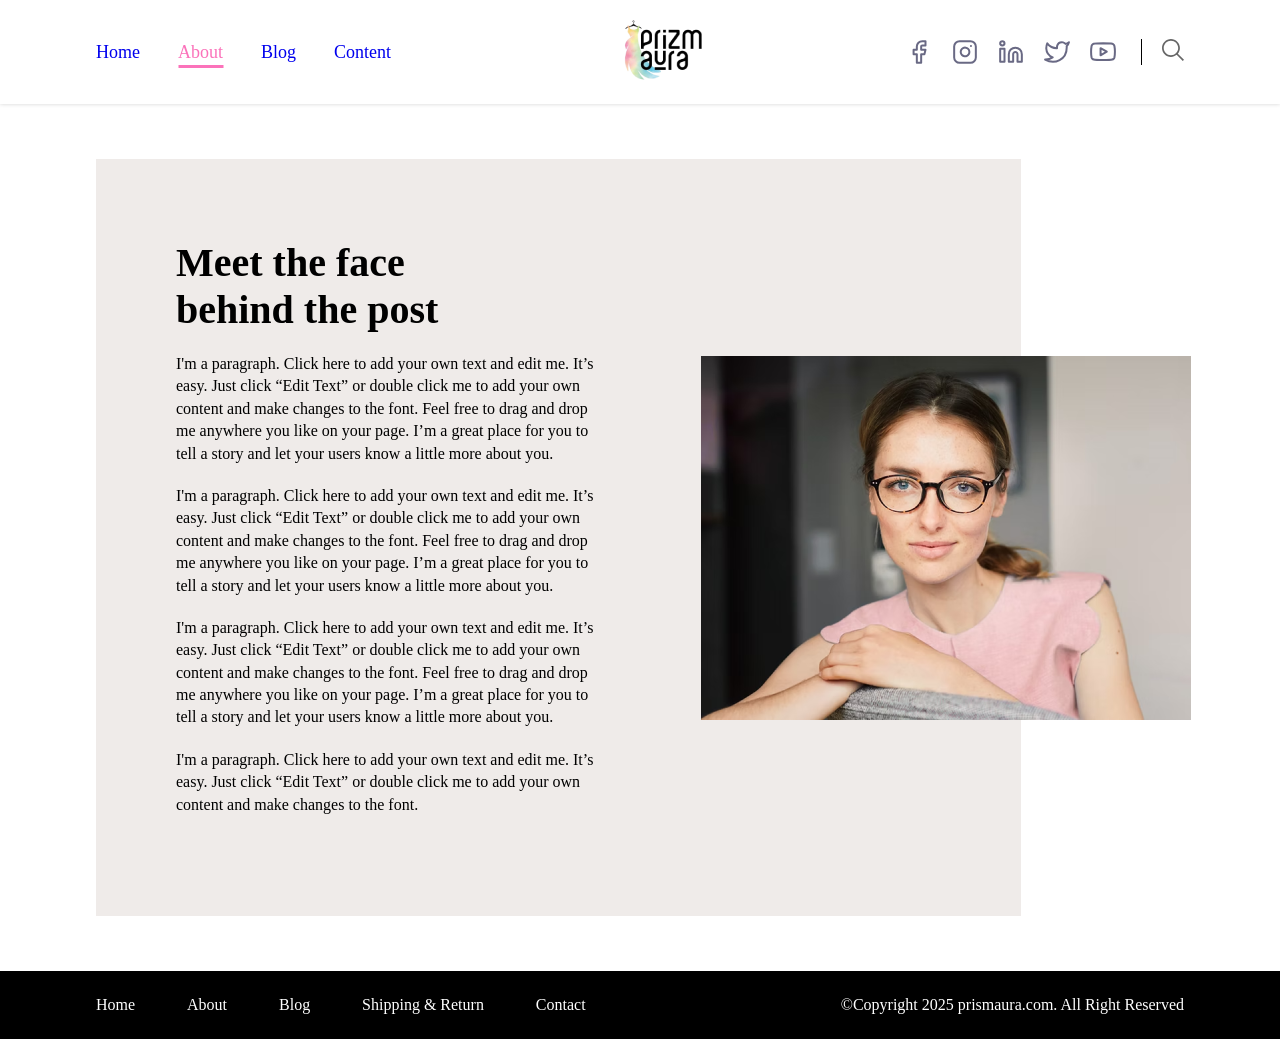
<file: about.html>
<!DOCTYPE html>
<html lang="en">
<head>
    <meta charset="UTF-8">
    <meta name="viewport" content="width=device-width, initial-scale=1.0">
    <title>About</title>
    <link rel="stylesheet" href="style.css">
    <link rel="stylesheet" href="responsive.css">
</head>
<body>

    <header>
        <div class="wrapper">
            <div class="navbar">
                <ul>
                    <li><a href="index.html">Home</a></li>
                    <li><a href="about.html" class="active">About</a></li>
                    <li><a href="blog.html">Blog</a></li>
                    <li><a href="contact.html">Content</a></li>
                </ul>
                <img src="./images/toggle.svg" alt="" class="toggle">
                <i class="fa-solid fa-x toggle-cross"></i>
            </div>
            <div class="logo">
                <a href="#"><img src="./images/logo.png" alt=""></a>
            </div>
            <div class="right-header">
                <div class="sociallinks">
                    <ul>
                        <li><a href="#" class="active">
                            <img src="./images/social-icons/facebook-gray.svg" alt="" class="facebook normal">
                            <img src="./images/social-icons/facebook-colored.png" alt="" class="facebook hover">
                        </a></li>
                        <li><a href="#">
                            <img src="./images/social-icons/instagram-gray.svg" alt="" class="instagram normal">
                             <img src="./images/social-icons/instagram-colored.png" alt="" class="instagram hover">
                        </a></li>
                        <li><a href="#">
                            <img src="./images/social-icons/linkedin-gray.svg" alt="" class="linkedin normal">
                             <img src="./images/social-icons/linkedin-colored.png" alt="" class="linkedin hover">
                        </a></li>
                        <li><a href="#">
                            <img src="./images/social-icons/twitter-gray.svg" alt="" class="twiter normal">
                             <img src="./images/social-icons/twitter-colored.png" alt="" class="twiter hover">
                        </a></li>
                        <li><a href="#">
                            <img src="./images/social-icons/youtube-gray.svg" alt="" class="youtube normal">
                             <img src="./images/social-icons/youtube-colored.png" alt="" class="youtube hover">
                        </a></li>
                    </ul>
                </div>
                <div class="search-bar">
                    <img src="./images/search.svg" alt="" class="search-icon">
                </div>
                 <div class="click-link">
                    <a href="#">Social <br> Link</a>
                    <i class="fa-solid fa-x toggle-cross"></i>
                </div>
            </div>
        </div>
    </header>
    <!-- header section end here -->
     <div class="about-section">
        <div class="wrapper">
            <div class="about-details">
                <div class="about-left">
                <h2>Meet the face <br>behind the post</h2>
                <p>I'm a paragraph. Click here to add your own text and edit me. It’s easy. Just click “Edit Text” or double click me to add your own content and make changes to the font. Feel free to drag and drop me anywhere you like on your page. I’m a great place for you to tell a story and let your users know a little more about you.</p>
                <p>I'm a paragraph. Click here to add your own text and edit me. It’s easy. Just click “Edit Text” or double click me to add your own content and make changes to the font. Feel free to drag and drop me anywhere you like on your page. I’m a great place for you to tell a story and let your users know a little more about you.</p>
                <p>I'm a paragraph. Click here to add your own text and edit me. It’s easy. Just click “Edit Text” or double click me to add your own content and make changes to the font. Feel free to drag and drop me anywhere you like on your page. I’m a great place for you to tell a story and let your users know a little more about you.</p>
                <p>I'm a paragraph. Click here to add your own text and edit me. It’s easy. Just click “Edit Text” or double click me to add your own content and make changes to the font.</p>
                </div>
            </div>
        </div>
     </div>
     <!-- about section end here -->
      <footer>
        <div class="wrapper">
            <ul>
                <li><a href="index.html">Home</a></li>
                <li><a href="about.html">About</a></li>
                <li><a href="blog.html">Blog</a></li>
                <li><a href="#">Shipping & Return</a></li>
                <li><a href="contact.html">Contact</a></li>
            </ul>
            <p>&copy;Copyright 2025 prismaura.com. All Right Reserved</p>
        </div>
    </footer>
    <!-- footer section end here -->



    <script src="script.js"></script>


</body>
</html>
</file>
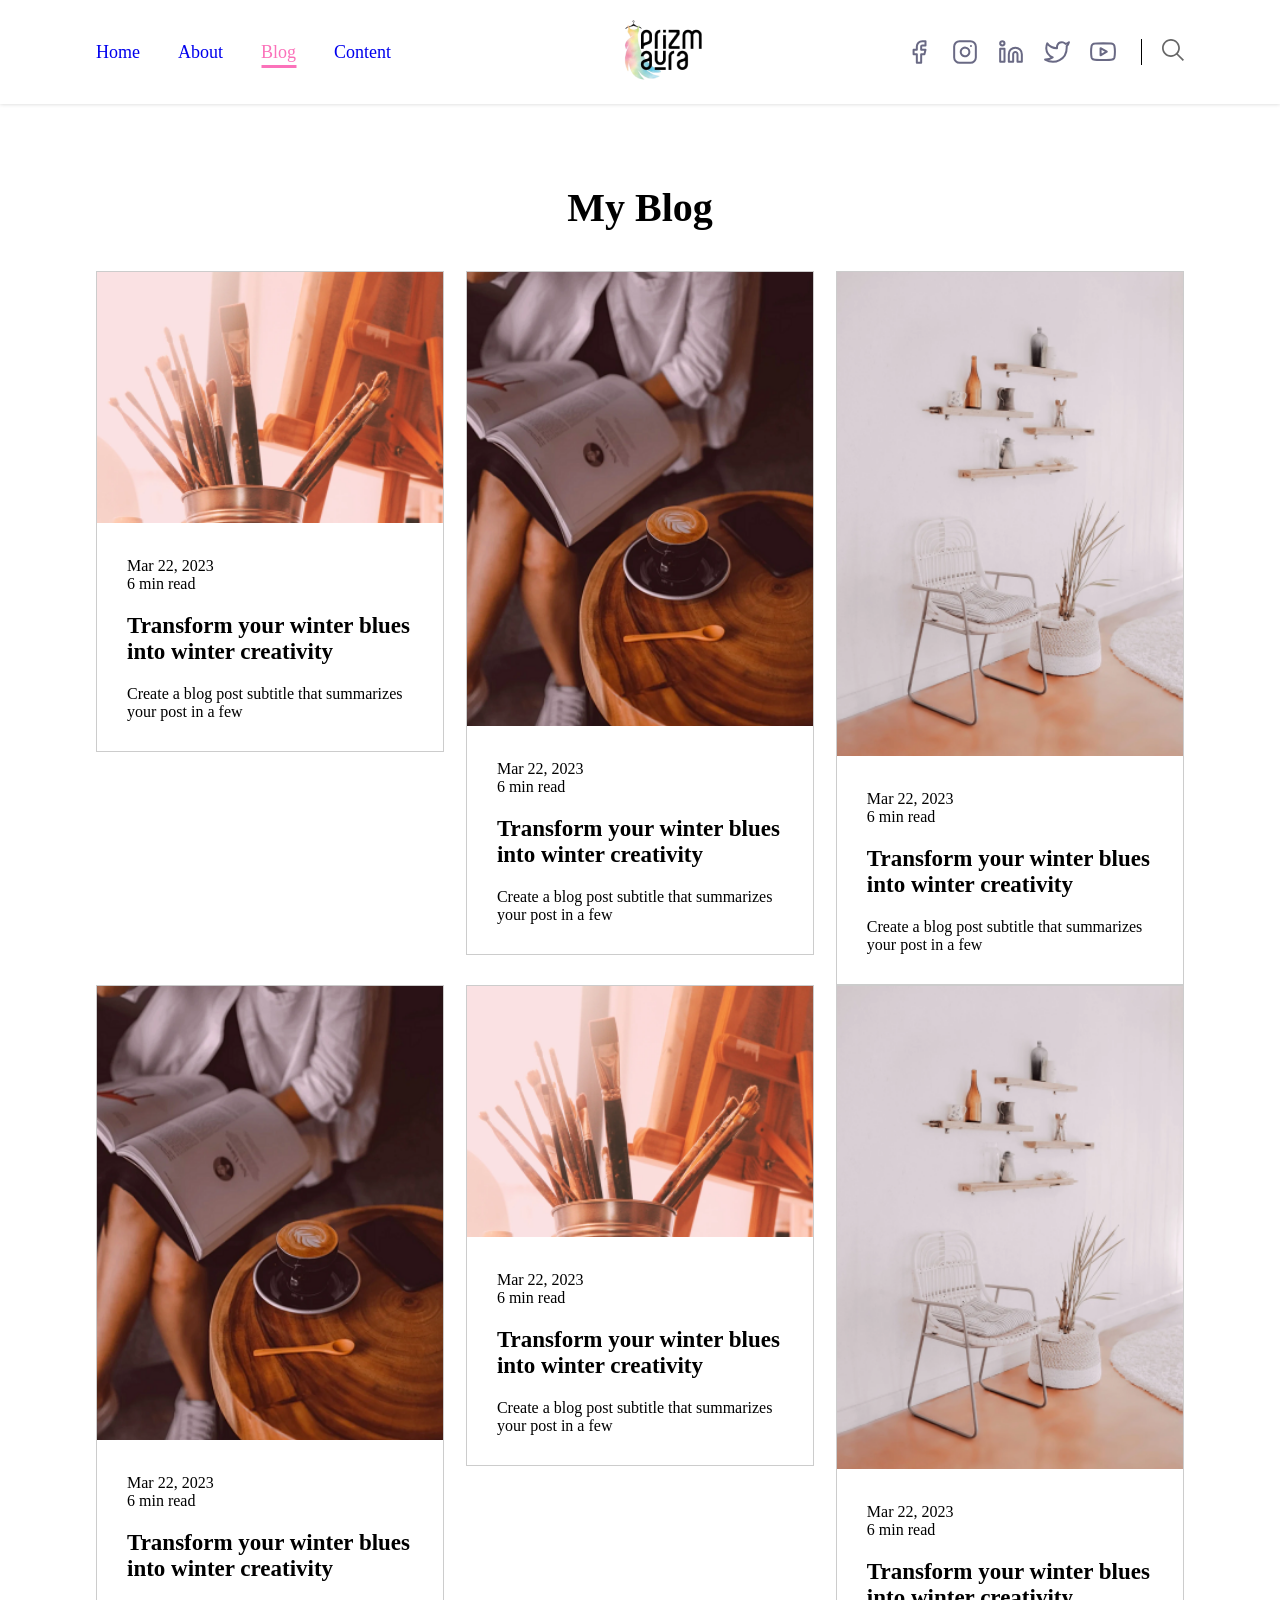
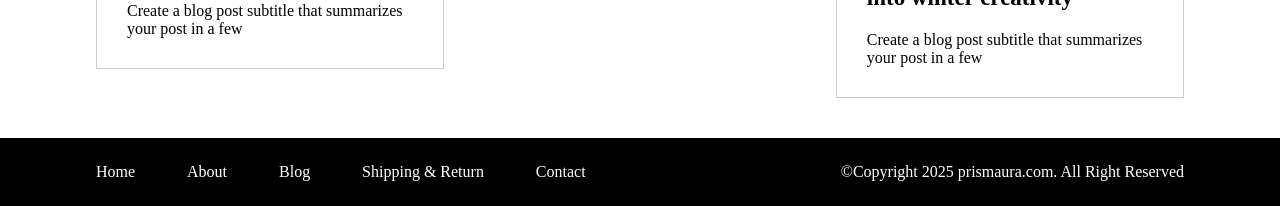
<file: blog.html>
<!DOCTYPE html>
<html lang="en">
<head>
    <meta charset="UTF-8">
    <meta name="viewport" content="width=device-width, initial-scale=1.0">
    <title>blog</title>
    <link rel="stylesheet" href="style.css">
    <link rel="stylesheet" href="responsive.css">
</head>
<body>

    <header>
        <div class="wrapper">
            <div class="navbar">
                <ul>
                    <li><a href="index.html">Home</a></li>
                    <li><a href="about.html">About</a></li>
                    <li><a href="blog.html" class="active">Blog</a></li>
                    <li><a href="contact.html">Content</a></li>
                </ul>
                <img src="./images/toggle.svg" alt="" class="toggle">
                <i class="fa-solid fa-x toggle-cross"></i>
            </div>
            <div class="logo">
                <a href="#"><img src="./images/logo.png" alt=""></a>
            </div>
            <div class="right-header">
                <div class="sociallinks">
                    <ul>
                        <li><a href="#" class="active">
                            <img src="./images/social-icons/facebook-gray.svg" alt="" class="facebook normal">
                            <img src="./images/social-icons/facebook-colored.png" alt="" class="facebook hover">
                        </a></li>
                        <li><a href="#">
                            <img src="./images/social-icons/instagram-gray.svg" alt="" class="instagram normal">
                             <img src="./images/social-icons/instagram-colored.png" alt="" class="instagram hover">
                        </a></li>
                        <li><a href="#">
                            <img src="./images/social-icons/linkedin-gray.svg" alt="" class="linkedin normal">
                             <img src="./images/social-icons/linkedin-colored.png" alt="" class="linkedin hover">
                        </a></li>
                        <li><a href="#">
                            <img src="./images/social-icons/twitter-gray.svg" alt="" class="twiter normal">
                             <img src="./images/social-icons/twitter-colored.png" alt="" class="twiter hover">
                        </a></li>
                        <li><a href="#">
                            <img src="./images/social-icons/youtube-gray.svg" alt="" class="youtube normal">
                             <img src="./images/social-icons/youtube-colored.png" alt="" class="youtube hover">
                        </a></li>
                    </ul>
                </div>
                <div class="search-bar">
                    <img src="./images/search.svg" alt="" class="search-icon">
                </div>
                 <div class="click-link">
                    <a href="#">Social <br> Link</a>
                    <i class="fa-solid fa-x toggle-cross"></i>
                </div>
            </div>
        </div>
    </header>
    <!-- header section end here -->
     <div class="blog-section">
        <div class="wrapper">
            <h2>My Blog</h2>
            <div class="blog-list">
                <div class="blog-box">
                    <img src="./images/blog/blog2.png" alt="">
                    <div class="blog-info">
                        <span>Mar 22, 2023</span><br>
                        <span>6 min read</span>
                        <h3>Transform your winter blues into winter creativity</h3>
                        <p>Create a blog post subtitle that summarizes your post in a few</p>
                    </div>
                </div>
                <div class="blog-box">
                    <img src="./images/blog/blog1.png" alt="">
                    <div class="blog-info">
                        <span>Mar 22, 2023</span><br>
                        <span>6 min read</span>
                        <h3>Transform your winter blues into winter creativity</h3>
                        <p>Create a blog post subtitle that summarizes your post in a few</p>
                    </div>
                </div>
                <div class="blog-box">
                    <img src="./images/blog/blog3.png" alt="">
                    <div class="blog-info">
                        <span>Mar 22, 2023</span><br>
                        <span>6 min read</span>
                        <h3>Transform your winter blues into winter creativity</h3>
                        <p>Create a blog post subtitle that summarizes your post in a few</p>
                    </div>
                </div>
                <div class="blog-box">
                    <img src="./images/blog/blog1.png" alt="">
                    <div class="blog-info">
                        <span>Mar 22, 2023</span><br>
                        <span>6 min read</span>
                        <h3>Transform your winter blues into winter creativity</h3>
                        <p>Create a blog post subtitle that summarizes your post in a few</p>
                    </div>
                </div>
                <div class="blog-box">
                    <img src="./images/blog/blog2.png" alt="">
                    <div class="blog-info">
                        <span>Mar 22, 2023</span><br>
                        <span>6 min read</span>
                        <h3>Transform your winter blues into winter creativity</h3>
                        <p>Create a blog post subtitle that summarizes your post in a few</p>
                    </div>
                </div>
                <div class="blog-box">
                    <img src="./images/blog/blog3.png" alt="">
                    <div class="blog-info">
                        <span>Mar 22, 2023</span><br>
                        <span>6 min read</span>
                        <h3>Transform your winter blues into winter creativity</h3>
                        <p>Create a blog post subtitle that summarizes your post in a few</p>
                    </div>
                </div>
            </div>
        </div>
     </div>
     <!-- about section end here -->
      <footer>
        <div class="wrapper">
            <ul>
                <li><a href="index.html">Home</a></li>
                <li><a href="about.html">About</a></li>
                <li><a href="blog.html">Blog</a></li>
                <li><a href="#">Shipping & Return</a></li>
                <li><a href="contact.html">Contact</a></li>
            </ul>
            <p>&copy;Copyright 2025 prismaura.com. All Right Reserved</p>
        </div>
    </footer>
    <!-- footer section end here -->



    <script src="script.js"></script>


</body>
</html>
</file>
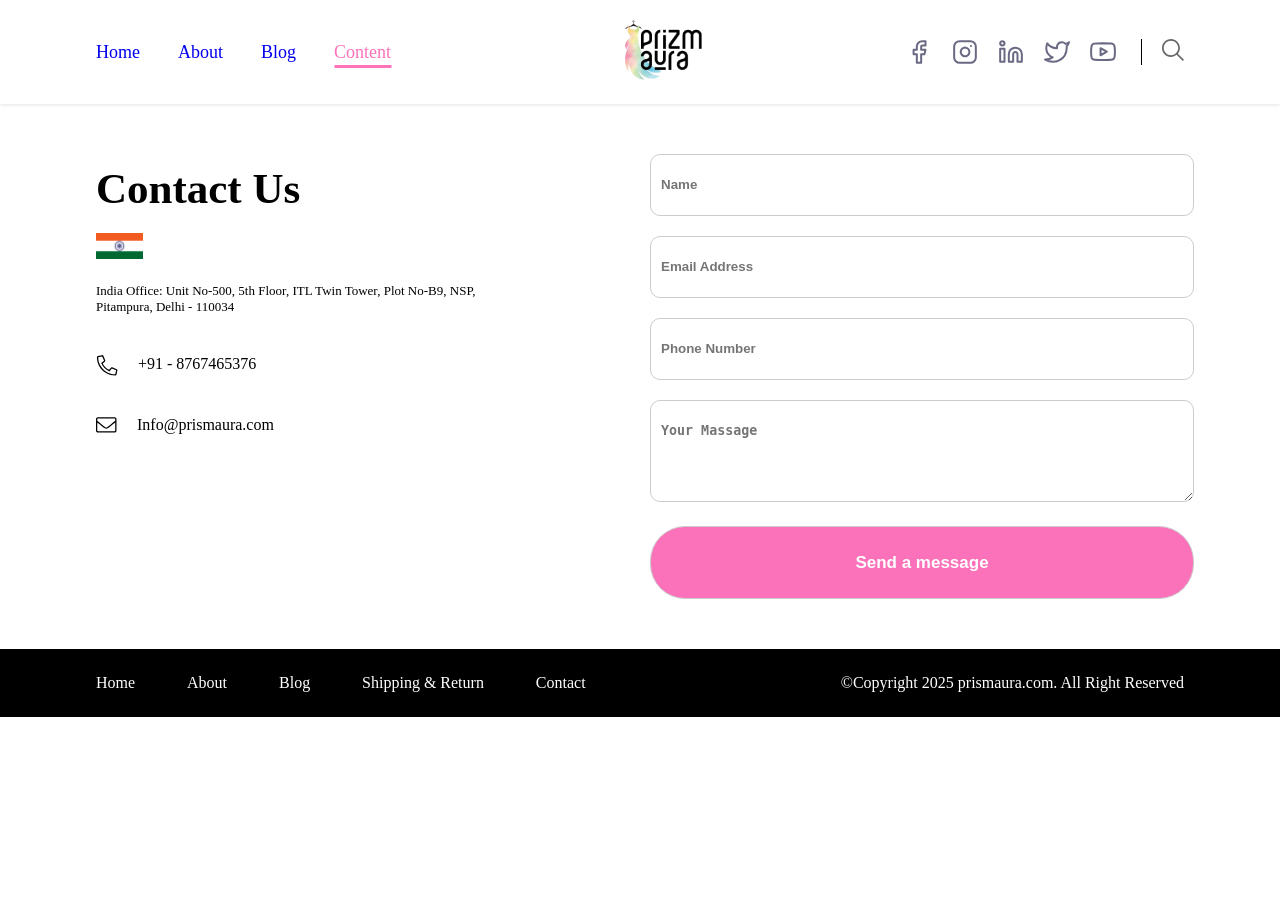
<file: contact.html>
<!DOCTYPE html>
<html lang="en">
<head>
    <meta charset="UTF-8">
    <meta name="viewport" content="width=device-width, initial-scale=1.0">
    <title>Contact</title>
    <link rel="stylesheet" href="style.css">
    <link rel="stylesheet" href="responsive.css">
</head>
<body>

    <header>
        <div class="wrapper">
            <div class="navbar">
                <ul>
                    <li><a href="index.html">Home</a></li>
                    <li><a href="about.html">About</a></li>
                    <li><a href="blog.html">Blog</a></li>
                    <li><a href="contact.html" class="active">Content</a></li>
                </ul>
                <img src="./images/toggle.svg" alt="" class="toggle">
                <i class="fa-solid fa-x toggle-cross"></i>
            </div>
            <div class="logo">
                <a href="#"><img src="./images/logo.png" alt=""></a>
            </div>
            <div class="right-header">
                <div class="sociallinks">
                    <ul>
                        <li><a href="#" class="active">
                            <img src="./images/social-icons/facebook-gray.svg" alt="" class="facebook normal">
                            <img src="./images/social-icons/facebook-colored.png" alt="" class="facebook hover">
                        </a></li>
                        <li><a href="#">
                            <img src="./images/social-icons/instagram-gray.svg" alt="" class="instagram normal">
                             <img src="./images/social-icons/instagram-colored.png" alt="" class="instagram hover">
                        </a></li>
                        <li><a href="#">
                            <img src="./images/social-icons/linkedin-gray.svg" alt="" class="linkedin normal">
                             <img src="./images/social-icons/linkedin-colored.png" alt="" class="linkedin hover">
                        </a></li>
                        <li><a href="#">
                            <img src="./images/social-icons/twitter-gray.svg" alt="" class="twiter normal">
                             <img src="./images/social-icons/twitter-colored.png" alt="" class="twiter hover">
                        </a></li>
                        <li><a href="#">
                            <img src="./images/social-icons/youtube-gray.svg" alt="" class="youtube normal">
                             <img src="./images/social-icons/youtube-colored.png" alt="" class="youtube hover">
                        </a></li>
                    </ul>
                </div>
                <div class="search-bar">
                    <img src="./images/search.svg" alt="" class="search-icon">
                </div>
                 <div class="click-link">
                    <a href="#">Social <br> Link</a>
                    <i class="fa-solid fa-x toggle-cross"></i>
                </div>
            </div>
        </div>
    </header>
    <!-- header section end here -->
            <div class="contact-section">
                <div class="wrapper">
                    <div class="contact-info">
                        <div class="left-contact">
                            <h2>Contact Us</h2>
                            <img src="./images/india.svg" alt="">
                            <p>India Office: Unit No-500, 5th Floor, ITL Twin Tower, Plot No-B9, NSP, Pitampura, Delhi - 110034</p>
                            <span class="phone"><img src="./images/phone.svg" alt=""> +91 - 8767465376</span><br>
                            <span class="email-info"><img src="./images/mail.svg" alt=""> Info@prismaura.com</span>
                        </div>
                        <div class="right-contact">
                            <form>
                                <div class="form">
                                    <input type="text" name="" value="" placeholder="Name" class="fullname">
                                    <input type="email" name="" value="" placeholder="Email Address" class="sendemail">
                                    <input type="number" name="" value="" placeholder="Phone Number" class="number">
                                    <textarea name="text" placeholder="Your Massage"></textarea>
                                    <input type="submit" name="" value="Send a message" class="sendbtn">
                                </div>
                            </form>
                        </div>
                    </div>
                </div>
            </div>

     
     <!-- about section end here -->
      <footer>
        <div class="wrapper">
            <ul>
                <li><a href="index.html">Home</a></li>
                <li><a href="about.html">About</a></li>
                <li><a href="blog.html">Blog</a></li>
                <li><a href="#">Shipping & Return</a></li>
                <li><a href="contact.html">Contact</a></li>
            </ul>
            <p>&copy;Copyright 2025 prismaura.com. All Right Reserved</p>
        </div>
    </footer>
    <!-- footer section end here -->



    <script src="script.js"></script>


</body>
</html>
</file>
<file: style.css>
*{
    margin: 0;
    padding: 0;
    box-sizing: border-box;
}
ul,li{
    list-style: none;
}
a{
    text-decoration: none;
}
.wrapper{
    max-width: 85%;
    margin: 0 auto;
}

.toggle{
    display: none;
}
.click-link{
    display: none;
}
header .toggle-cross{
    font-size: 27px;
    display: none;
}
header{
    position: sticky;
    padding: 20px 0;
    top: 0;
    box-shadow: 0 0 4px rgba(0, 0, 0, .18);
    z-index: 2;
    background-color: white;
}
header .wrapper{
    display: flex;
    justify-content: space-between;
    align-items: center;
}
header .navbar ul{
    display: flex;
}
header .navbar ul li{
    margin-right: 38px;
    font-size: 18px;
    transition: 0.3s;
}
.navbar ul li a:hover{
    color: #fb72ba;
}
.navbar ul li a::after{
    content: "";
    position: absolute;
    left: 50%;
    bottom: -5px;
    transform:translateX(-50%);
    width: 0;
    height: 3px;
    background-color: #fb72ba;
    transition: 0.3s;
}
.navbar ul li{
    position: relative;
}
.navbar ul li a:hover::after{
    width: 100%;
}
.navbar ul li a.active{
    color: #fb72ba;
}
.navbar ul li a.active::after{
    width: 100%;
}

.logo img{
    max-width: 100%;
}
.right-header{
    display: inline-flex;
    align-items: center;
}
.right-header .sociallinks{
    border-right: 1px solid black;
    margin-right: 20px;
    padding-right: 15px;
}
.right-header .sociallinks ul{
    display: flex;
}
.right-header .sociallinks ul li{
    margin: 0 10px;
}
.right-header .sociallinks ul li .hover{
    width: 26px;
    height: 26px;
}
.right-header .sociallinks ul li a{
    width: 26px;
    height: 26px;
    position: relative;
    display: block;
}
.right-header .sociallinks ul li a img{
    position: absolute;
    top: 0;
    left: 0;
    width: 100%;
    height: 100%;
    transition: 0.3s;
}
.right-header .sociallinks ul li .hover{
    opacity: 0;
}
.right-header .sociallinks ul li a:hover .normal{
    opacity: 0;
}
.right-header .sociallinks ul li a:hover .hover{
    opacity: 1;
}
.right-header .search-icon{
    width: 22px;
    cursor: pointer;
}

/* header section end here */

.banner-section{
    width: 100%;
    height: 70vh;
    position: relative;
    overflow: hidden;
}
/* .banner-section .slider img{
    width: 100%;
    height: 100%;
    position: relative;
} */
.slider img{
    width: 100%;
    height: 100%;
    object-fit: cover;
    position: absolute;
    opacity: 0;
    transition: 1s;
}
.slider img.active{
    opacity: 1;
}
.banner-section button{
    position: absolute;
    top: 40%;
    border: none;
    font-size: 50px;
    color: white;
    cursor: pointer;
    z-index: 10;
    background: none;
}
.banner-section .prev{
    left: 20px;
}
.banner-section .next{
    right: 20px;
}
.banner-section button:hover{
    color: rgba(0,0,0,0.5);
}

/* Banner section end here */

.explore-section{
    padding: 50px 0 50px 0;
}
.explore-section h2{
    text-align: center;
    font-size: 41px;
    margin-bottom: 30px;
}
.explore-section .product-list{
    display: flex;
    justify-content: space-between;
    align-items: center;
}
.explore-section .product-list .product-item{
    max-width: 19%;
}
.explore-section .product-list .product-item .product-img{
    overflow: hidden;
    cursor: pointer;
}
.explore-section .product-list .product-item .product-img img{
    width: 100%;
    transition: 2s;
}
.explore-section .product-list .product-item .product-name{
    text-align: center;
    line-height: 3.5;
    font-size: 20px;
    font-weight: 600;
}
.explore-section .product-list .product-item .product-price{
    text-align: center;
    display: block;
    font-size: 18px;
    opacity: 0.7;
}
.explore-section .product-list .product-item .product-img:hover img{
    transform: scale(1.5);
}

/* explore section end here */

.whyChooseUs{
    background: #f9f8f3;
    padding: 70px 0;
}
.whyChooseUs h2{
    text-align: center;
    font-size: 37px;
    margin-bottom: 60px;
}
.whyChooseUs .reason-list{
    display: flex;
    justify-content: space-between;
}
.reason-list .reason-box{
    width: 23%;
    text-align: center;
    background: #fff;
    border-radius: 10px;
    padding: 40px 20px;
    box-shadow: 0 0 4px rgba(0, 0, 0, .18);
    transition: 0.5s;
}
.reason-box img{
    max-height: 80px;
}
.reason-box h3{
    padding: 20px 20px;
}
.reason-list .reason-box:hover{
    transform: translateY(-10px);
    box-shadow: 0 0 20px rgba(0,0,0,.3);
}

/* Choose section end here */

.vision-section{
    padding: 60px 0;
}
.vision-section .wrapper{
    display: flex;
    justify-content: space-between;
}
.vision-section .left-vision-sec{
    max-width: 55%;
}
.vision-section .left-vision-sec h2{
    font-size: 38px;
    margin-bottom: 45px;
}
.vision-section .left-vision-sec p{
    font-size: 17px;
    line-height: 1.5;
    margin-bottom: 40px;
    opacity: 0.8;
}

.vision-section .left-vision-sec ul li{
    list-style: disc;
    margin-left: 15px;
    font-size: 16px;
    opacity: 0.8;
    line-height: 2;
}
/* vision section end here */
.fashion-section{
    display: flex;
}
.fashion-section .fashion-box{
    flex: 1;
}
.fashion-section .fashion-box img{
    width: 100%;
}
.fashion-section .fashion-box.pink{
    display: flex;
    flex-direction: column;
    justify-content: center;
    align-items: center;
    text-align: center;
    background-color: #fb72ba;
}
.fashion-section .fashion-box.pink h2{
    color: #fff;
    font-size: 45px;
    line-height: 1.5;
    margin-bottom: 20px;
}
.fashion-section .fashion-box.pink h2 span{
    font-size: 30px;
    color: black;
}
.fashion-section .fashion-box.pink p{
    font-size: 18px;
    color: #fff;
}
/* fashion section end here */

.news-section{
    padding: 80px 0;
}
.news-section h2{
    font-size: 40px;
    text-align: center;
    margin-bottom: 30px;
}
.news-section form{
    width: 60%;
    margin: 0 auto;
}
.news-section form .submit-form{
    display: flex;
    width: 60%;
    margin: 0 auto;
}
.submit-form .email-box{
    border: none;
    height: 50px;
    font-size: 17px;
    padding: 11px 7px;
    flex: 1;
    box-shadow: 0 0 3px #999;
    margin-right: 8px;
    border-radius: 5px;
    font-weight: 400;
}
.submit-form .sendbtn{
    background: #fb72ba;
    border: none;
    font-size: 15px;
    padding: 5px 20px;
    font-weight: 700;
    border-radius: 2px;
    color: #fff;
    cursor: pointer;
    text-transform: uppercase;
}
/* news section end here */
footer{
    background: black;
    color: white;
    padding: 25px 0;
}
footer .wrapper{
    display: flex;
    justify-content: space-between;
    align-items: center;
}
footer .wrapper ul{
    display: flex;
    width: 35%;
    justify-content: space-between;
    align-items: center;
}
footer .wrapper ul li a{
    color: white;
}
/* footer section end here */




/*        About section css start here         */

.about-section{
    margin: 55px 0;
}
.about-details{
    width: 85%;
    background: #efebe9;
    padding: 80px 0 80px 80px;
    position: relative;
}
.about-left{
    width: 50%;
}
.about-left h2{
    font-size: 40px;
    margin-bottom: 20px;
}
.about-left p{
    margin-bottom: 20px;
    font-size: 16px;
    line-height: 1.4;
}
.about-section .about-details::before{
    content: '';
    background: url(./images/about.png) no-repeat;
    position: absolute;
    height: 364px;
    width: 490px;
    right: -170px;
    top: calc(50% - 182px);
}








/*      blog section css start here       */

.blog-section{
    padding: 40px 0;
}
.blog-section h2{
    padding: 40px 0;
    text-align: center;
    font-size: 40px;
}
.blog-list{
    display: flex;
    justify-content: space-between;
    align-items: flex-start;
    flex-wrap: wrap;
}
.blog-list .blog-box{
    width: 32%;
    border: 1px solid #ccc;
}
.blog-list .blog-box img{
    width: 100%;
}
.blog-box .blog-info{
    padding: 30px;
}
.blog-box .blog-info h3{
    font-size: 23px;
    padding: 20px 0;
}




/*       contact section css start here       */

.contact-section{
    padding: 40px 0;
}
.contact-section .contact-info{
    display: flex;
    justify-content: space-between;
}
.contact-section .contact-info .left-contact{
    width: 400px;
    max-width: 100%;
}
.contact-section .contact-info .right-contact{
    width: 50%;
}
.contact-section .contact-info .left-contact h2{
    font-size: 43px;
    padding: 20px 0;
}
.contact-section .contact-info .left-contact p{
    margin: 20px 0;
    font-size: 13px;
}
.contact-section .contact-info .left-contact span{
    display: inline-flex;
    padding: 20px 0;
    cursor: pointer;
}
.contact-section .contact-info .left-contact span img{
    margin-right: 20px;
}
.right-contact .form input, textarea{
    border-radius: 10px;
    width: 100%;
    line-height: 3;
    margin: 10px;
    padding: 10px;
    border: 1px solid #ccc;
    font-weight: 600;
}
.right-contact .form .sendbtn{
    background-color: #fb72ba;
    border-radius: 35px;
    color: #fff;
    font-size: 17px;
}
</file>
<file: responsive.css>
/*        mobile responsive         */

@media(max-width:768px){
    header .navbar ul li{
        padding: 15px;
        margin: 10px;
    }
    header .navbar .toggle{
        display: block;
    }
    header .navbar ul.active{
        display: block;
    }
    header .navbar{
        position: relative;
    }
    header .navbar ul {
    flex-direction: column;
    position: absolute;
    margin-top: 57px;
    background: white;
    border-radius: 5px;
    margin-left: -8px;
    display: none;
    }
    header .navbar .toggle{
        display: block;
    }
    .right-header .sociallinks, .search-bar{
        display: none;
        border-right: none;
        position: absolute;
        top: 64px;
    }
    .click-link .toggle-link-cross{
        display: none;
        font-size: 27px;
    }
    .right-header .sociallinks.active{
        display: block;
    }
    .right-header .sociallinks ul {
    display: flex;
    flex-direction: column;
    background: white;
    padding: 10px;
    margin-left: -25px;
    margin-top: 12px;
    border-radius: 5px;
    }
    .right-header .sociallinks ul li {
    margin: 8px;
    padding: 5px;
    }
    .click-link {
    flex-direction: column-reverse;
    position: relative;
    }
    .search-bar{
        display: none;
    }
    .right-header .click-link{
        display: block;
        text-align: center;
        cursor: pointer;
    }
    header{
        padding: 10px 0;
    }
    .logo img{
        max-width: 72%;
        margin-left: 10px;
    }
    .banner-section{
        height: 50vh;
    }
    .explore-section h2{
        font-size: 27px;
    }
    .explore-section .product-list{
        flex-direction: column;
        gap: 20px;
    }
    .explore-section .product-list .product-item{
        max-width: 100%;
        border: 1px solid #ccc;
        width: 100%;
    }
    .product-list .product-item .product-img img{
        width: 272px;
    }
    .explore-section .product-list .product-item .product-name{
        line-height: 2.5;
    }
    .explore-section .product-list .product-item .product-price{
        margin-bottom: 20px;
    }
    .whyChooseUs{
        padding: 50px 0;
    }
    .reason-list{
        flex-direction: column;
        gap: 20px;
    }
    .reason-list .reason-box{
        width: 100%;
    }
    .vision-section {
    padding: 50px 0;
    }
    .vision-section .wrapper{
        flex-direction: column;
        gap: 10px;
    }
    .vision-section .left-vision-sec{
        max-width: 100%;
    }
    .vision-section .left-vision-sec h2{
        font-size: 36px;
        text-align: center;
        margin-bottom: 25px;
    }
    .vision-section .left-vision-sec p{
        font-size: 16px;
        margin-bottom: 25px;
    }
    .vision-section .left-vision-sec ul li{
        font-size: 15px;
        line-height: 1.5;
    }
    .-right-vision-sec img{
        width: 100%;
        height: auto;;
    }
    .fashion-section{
        flex-direction: column;
        gap: 20px;
    }
    .fashion-section .fashion-box.pink{
        padding: 30px 10px;
    }
    .news-section{
        padding: 65px 0;
    }
    .news-section h2 {
    font-size: 28px;
    }
    .news-section form .submit-form{
        flex-direction: column;
        gap: 15px;
    }
    .news-section form{
        width: 100%;
    }
    .news-section form .submit-form{
        width: 100%;
        display: flex;
        justify-content: center;
        align-items: center;
    }
    .submit-form .sendbtn{
        padding: 15px 30px;
        width: 45%;
    }
    .submit-form .email-box{
        width: 100%;
    }
    footer .wrapper{
        flex-direction: column;
        max-width: 95%;
    }
    footer .wrapper ul{
        width: 100%;
    }
    footer .wrapper ul li{
        font-size: 13px;
        margin-bottom: 18px;
    }
    footer{
        padding: 20px 0;
    }
    footer .wrapper p{
        font-size: 13px;
    }




    /*    About section responsive     */
    .about-section {
    margin: 30px 0;
    }
    .about-details {
    width: 100%;
    padding: 10px 10px 10px 10px;
    }
    .about-left {
    width: 100%;
    }
    .about-left h2 {
    font-size: 35px;
    text-align: center;
    }
    .about-left p {
    font-size: 15px;
    line-height: 1.4;
    }
    .about-section {
    margin: 30px 0;
    }
    .wrapper {
    max-width: 95%;
    margin: 0 auto;
    }
    .about-section .about-details::before{
    display: none;
    }
    .about-left {
    width: 100%;
    }

    /*      blog section      */
    .blog-section {
    padding: 0 0;
    }
    .blog-section h2 {
    padding: 23px 0;
    }
    .blog-list{
        flex-direction: column;
        gap: 15px;
    }
    .blog-list .blog-box{
        width: 100%;
    }


    /*     contact section    */
    .contact-section .contact-info{
        flex-direction: column;
    }
    .contact-section .contact-info .right-contact {
    width: 95%;
    }



}





/*             tablet responsive            */



@media(min-width:768px) and (max-width:1023px){
    .wrapper {
    max-width: 95%;
    margin: 0 auto;
    }
    header .navbar ul li {
    margin-right: 20px;
    font-size: 17px;
    }
    .right-header .sociallinks {
    margin-right: 10px;
    }
    .whyChooseUs .reason-list {
    justify-content: center;
    flex-wrap: wrap;
    gap: 20px;
    }
    .reason-list .reason-box {
    width: 45%;
    }
    .vision-section .left-vision-sec ul li{
        line-height: 1.5;
    }
    footer .wrapper ul{
        width: 48%;
    }
    footer p{
        font-size: 15px;
    }

    /*       about section responsive       */

    .about-section .about-details::before{
    height: 300px;
    width: 323px;
    right: -100px;
    }
}



/*                   laptop responsive             */

@media(min-width:1024px) and (max-width:1199px){
    .wrapper {
    max-width: 90%;
    margin: 0 auto;
   }
   footer .wrapper ul{
    width: 50%;
   }
}


@media(min-width:1200px){
    footer .wrapper ul{
        width: 45%;
    }
}
</file>
